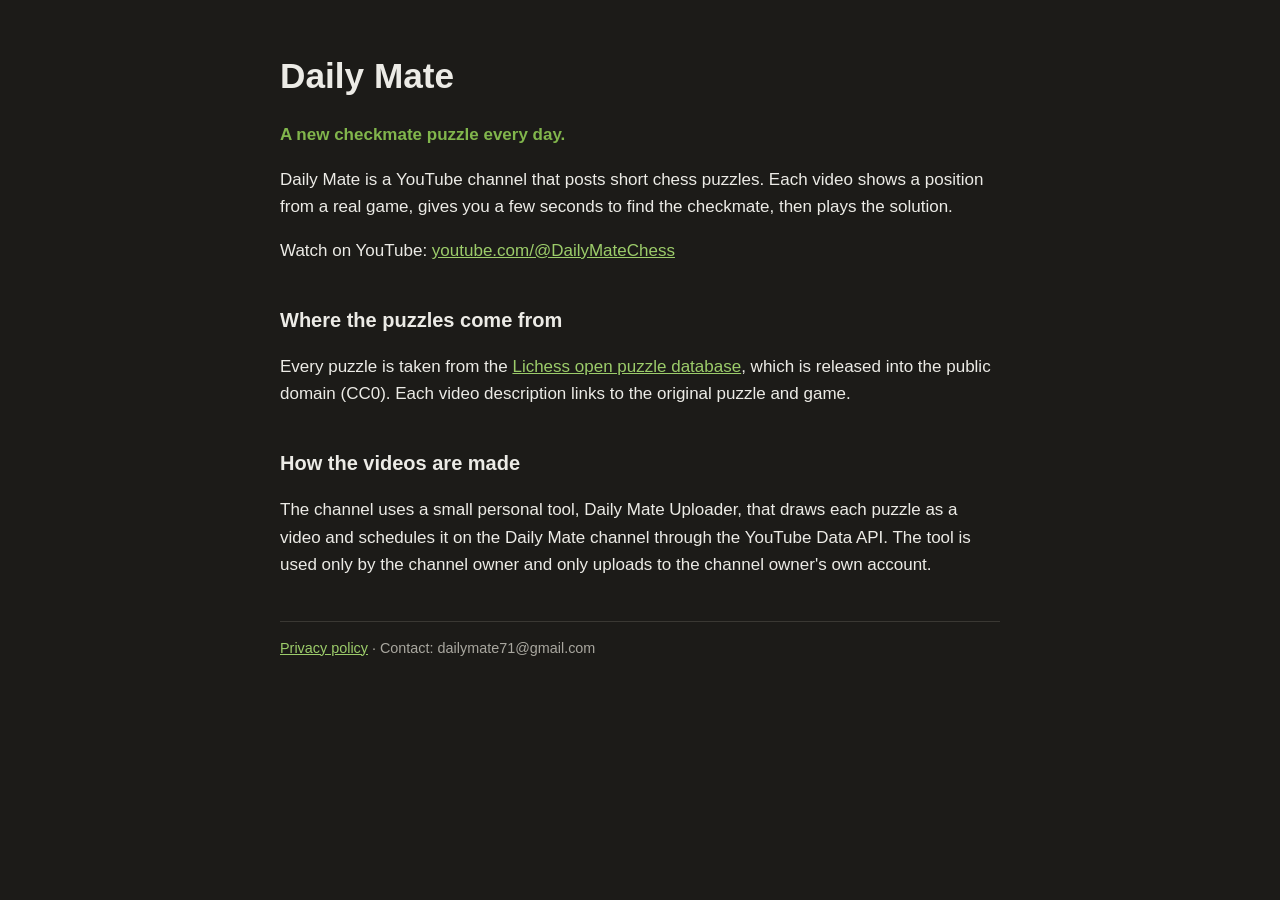
<file: index.html>
<!DOCTYPE html>
<html lang="en-GB"><head><meta charset="utf-8"><meta name="viewport" content="width=device-width,initial-scale=1">
<title>Daily Mate: a chess puzzle every day</title><link rel="stylesheet" href="style.css"></head>
<body><main>
<h1>Daily Mate</h1>
<p class="tag">A new checkmate puzzle every day.</p>
<p>Daily Mate is a YouTube channel that posts short chess puzzles. Each video shows a position from a real game, gives you a few seconds to find the checkmate, then plays the solution.</p>
<p>Watch on YouTube: <a href="https://www.youtube.com/@DailyMateChess">youtube.com/@DailyMateChess</a></p>
<h2>Where the puzzles come from</h2>
<p>Every puzzle is taken from the <a href="https://database.lichess.org/#puzzles">Lichess open puzzle database</a>, which is released into the public domain (CC0). Each video description links to the original puzzle and game.</p>
<h2>How the videos are made</h2>
<p>The channel uses a small personal tool, Daily Mate Uploader, that draws each puzzle as a video and schedules it on the Daily Mate channel through the YouTube Data API. The tool is used only by the channel owner and only uploads to the channel owner's own account.</p>
<footer><a href="privacy.html">Privacy policy</a> · Contact: dailymate71@gmail.com</footer>
</main></body></html>
</file>
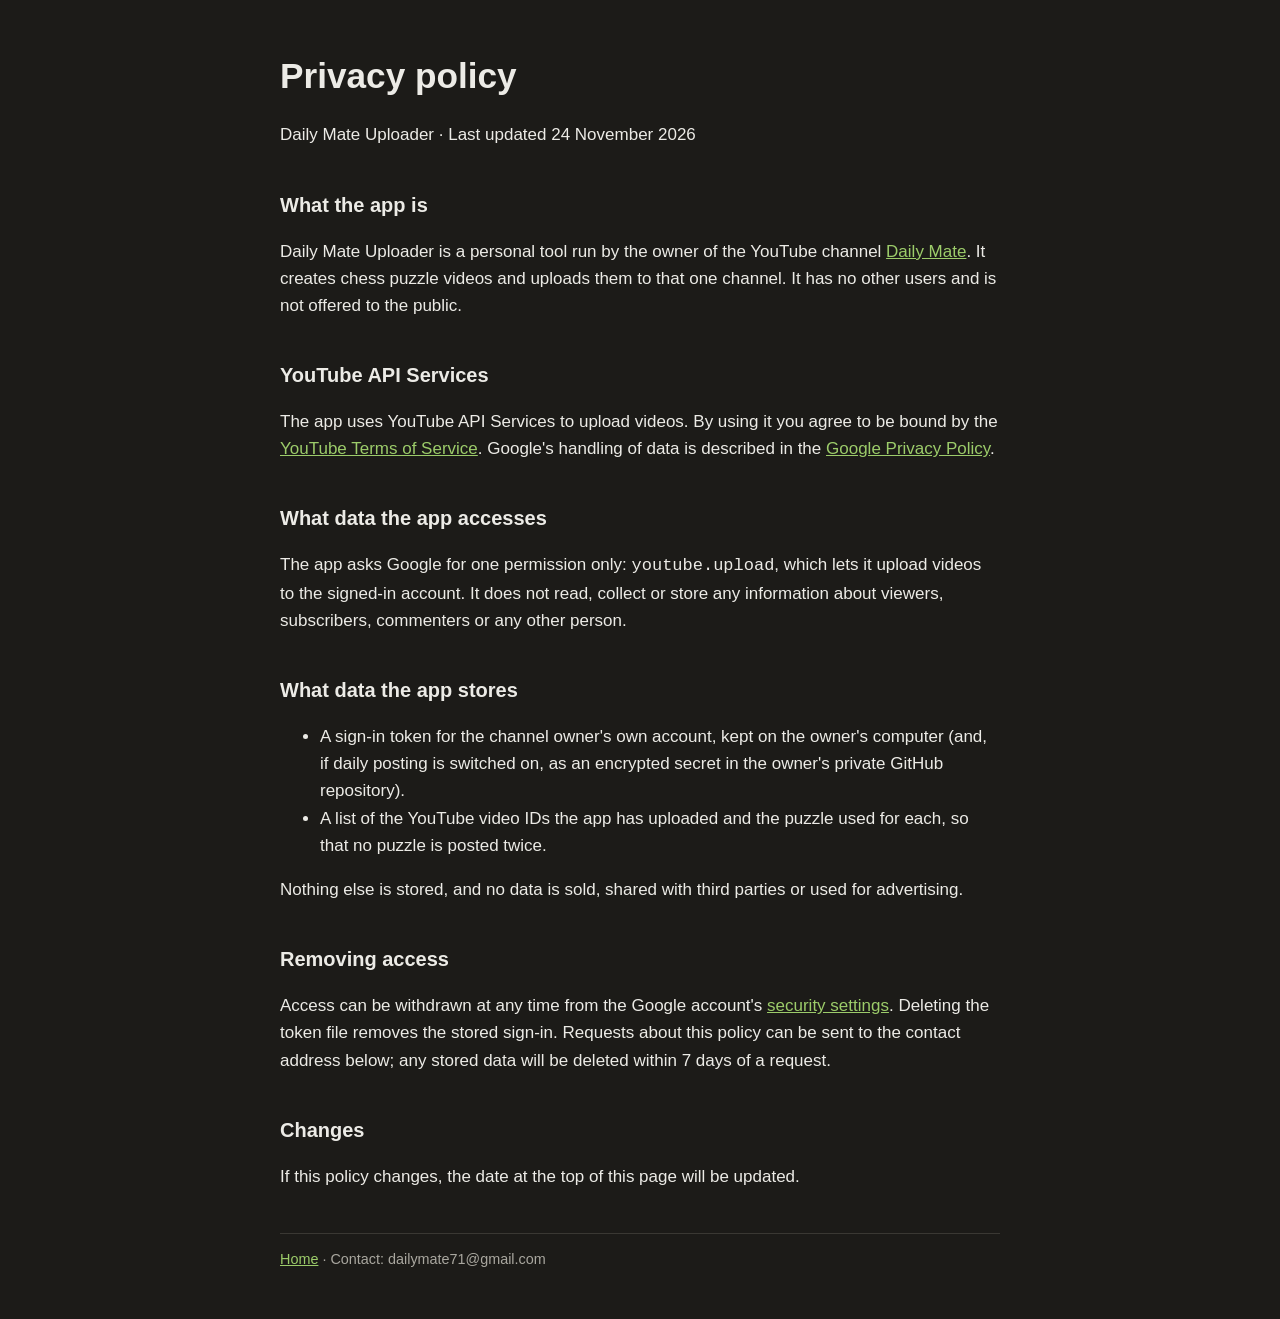
<file: privacy.html>
<!DOCTYPE html>
<html lang="en-GB"><head><meta charset="utf-8"><meta name="viewport" content="width=device-width,initial-scale=1">
<title>Privacy policy: Daily Mate Uploader</title><link rel="stylesheet" href="style.css"></head>
<body><main>
<h1>Privacy policy</h1>
<p>Daily Mate Uploader · Last updated 24 November 2026</p>

<h2>What the app is</h2>
<p>Daily Mate Uploader is a personal tool run by the owner of the YouTube channel <a href="https://www.youtube.com/@DailyMateChess">Daily Mate</a>. It creates chess puzzle videos and uploads them to that one channel. It has no other users and is not offered to the public.</p>

<h2>YouTube API Services</h2>
<p>The app uses YouTube API Services to upload videos. By using it you agree to be bound by the <a href="https://www.youtube.com/t/terms">YouTube Terms of Service</a>. Google's handling of data is described in the <a href="https://policies.google.com/privacy">Google Privacy Policy</a>.</p>

<h2>What data the app accesses</h2>
<p>The app asks Google for one permission only: <code>youtube.upload</code>, which lets it upload videos to the signed-in account. It does not read, collect or store any information about viewers, subscribers, commenters or any other person.</p>

<h2>What data the app stores</h2>
<ul>
<li>A sign-in token for the channel owner's own account, kept on the owner's computer (and, if daily posting is switched on, as an encrypted secret in the owner's private GitHub repository).</li>
<li>A list of the YouTube video IDs the app has uploaded and the puzzle used for each, so that no puzzle is posted twice.</li>
</ul>
<p>Nothing else is stored, and no data is sold, shared with third parties or used for advertising.</p>

<h2>Removing access</h2>
<p>Access can be withdrawn at any time from the Google account's <a href="https://myaccount.google.com/permissions">security settings</a>. Deleting the token file removes the stored sign-in. Requests about this policy can be sent to the contact address below; any stored data will be deleted within 7 days of a request.</p>

<h2>Changes</h2>
<p>If this policy changes, the date at the top of this page will be updated.</p>

<footer><a href="index.html">Home</a> · Contact: dailymate71@gmail.com</footer>
</main></body></html>
</file>
<file: style.css>
body{margin:0;background:#1c1b18;color:#ecebe6;font:17px/1.6 -apple-system,"Segoe UI",Roboto,sans-serif}
main{max-width:720px;margin:0 auto;padding:48px 24px}
h1{font-size:2.2rem;margin:0 0 .2em}h2{margin-top:2em;font-size:1.25rem}
a{color:#9ccc6a}.tag{color:#81b64c;font-weight:600}
footer{margin-top:3em;padding-top:1em;border-top:1px solid #3a3833;font-size:.9rem;color:#a9a79f}
</file>
